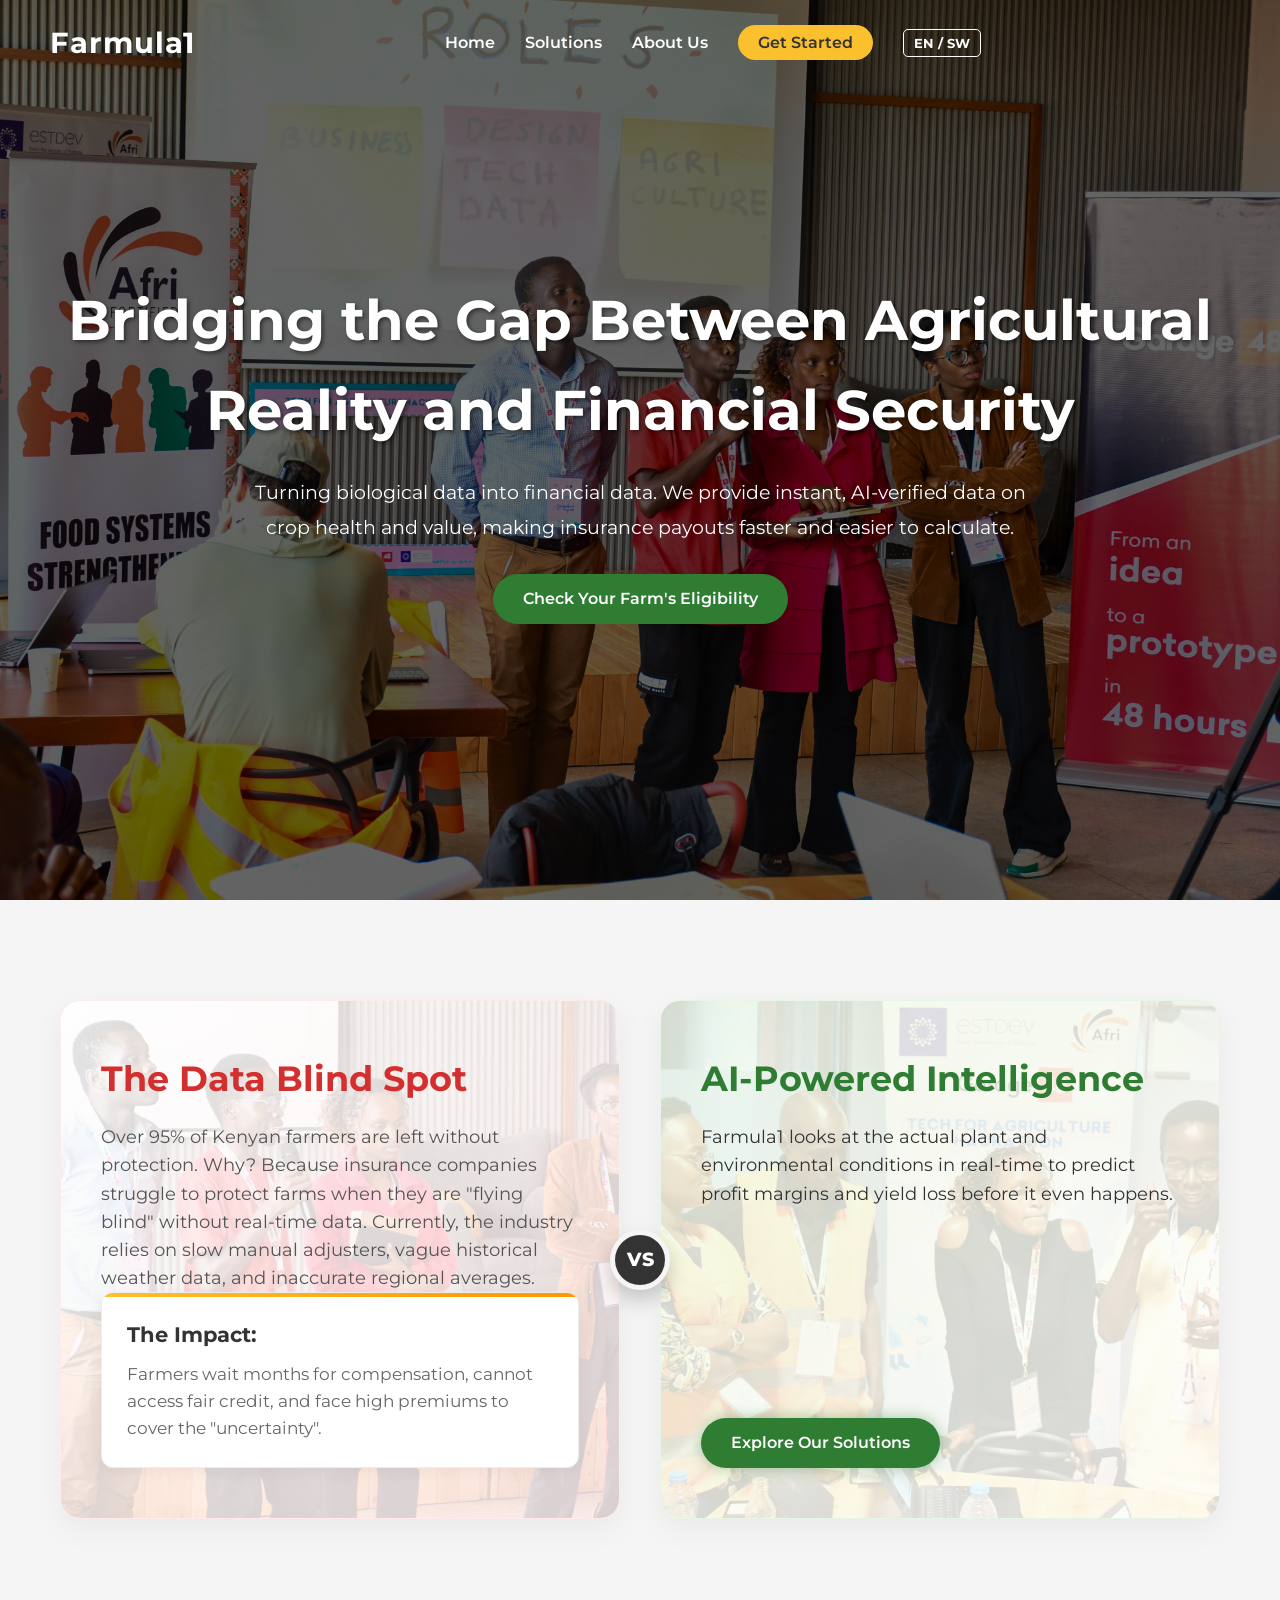
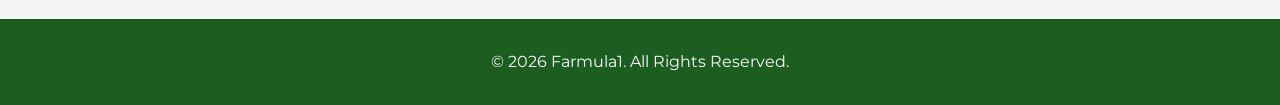
<file: index.html>
<!DOCTYPE html>
<html lang="en">
<head>
    <meta charset="UTF-8">
    <meta name="viewport" content="width=device-width, initial-scale=1.0">
    <title>Farmula1 - Agricultural Intelligence</title>
    <link rel="stylesheet" href="style.css">
    <link href="https://fonts.googleapis.com/css2?family=Montserrat:wght@300;400;600;700&display=swap" rel="stylesheet">
</head>
<body>
    <nav id="navbar">
        <div class="logo">Farmula1</div>
        <ul class="nav-links">
            <li><a href="index.html">Home</a></li>
            <li><a href="solutions.html">Solutions</a></li>
            <li><a href="about.html">About Us</a></li>
            <li><a href="onboarding.html" class="btn-nav">Get Started</a></li>
            <li><button id="lang-toggle" class="lang-btn">EN / SW</button></li>
        </ul>
        <div class="hamburger">
            <span class="bar"></span>
            <span class="bar"></span>
            <span class="bar"></span>
        </div>
    </nav>

    <section id="home" class="parallax section" style="background-image: linear-gradient(rgba(0,0,0,0.6), rgba(0,0,0,0.6)), url('images/DSC_6353.jpg');">
        <div class="content fade-in">
            <h1 data-en="Bridging the Gap Between Agricultural Reality and Financial Security" data-sw="Kuunganisha Pengo Kati ya Uhalisia wa Kilimo na Usalama wa Kifedha">Bridging the Gap Between Agricultural Reality and Financial Security</h1>
            <p data-en="Turning biological data into financial data. We provide instant, AI-verified data on crop health and value, making insurance payouts faster and easier to calculate." data-sw="Kugeuza data ya kibiolojia kuwa data ya kifedha. Tunatoa data ya papo hapo iliyothibitishwa na AI kuhusu afya ya mimea na thamani.">Turning biological data into financial data. We provide instant, AI-verified data on crop health and value, making insurance payouts faster and easier to calculate.</p>
            <a href="onboarding.html" class="cta-btn" data-en="Check Your Farm's Eligibility" data-sw="Angalia Kustahiki kwa Shamba Lako">Check Your Farm's Eligibility</a>
        </div>
    </section>

    <section class="interactive-split-section bg-light">
        <div class="container">
            <div class="split-container fade-in slide-up">
                <!-- Problem Card -->
                <div class="split-card problem-card">
                    <div class="card-image" style="background-image: url('images/DSC_6357.jpg');"></div>
                    <div class="card-content">
                        <h2 data-en="The Data Blind Spot" data-sw="Kipofu cha Data">The Data Blind Spot</h2>
                        <p data-en="Over 95% of Kenyan farmers are left without protection. Why? Because insurance companies struggle to protect farms when they are 'flying blind' without real-time data. Currently, the industry relies on slow manual adjusters, vague historical weather data, and inaccurate regional averages." data-sw="Zaidi ya 95% ya wakulima nchini Kenya wameachwa bila ulinzi. Kwa nini? Kwa sababu makampuni ya bima yanajitahidi kulinda mashamba wakati 'yanaruka upofu' bila data ya wakati halisi.">Over 95% of Kenyan farmers are left without protection. Why? Because insurance companies struggle to protect farms when they are "flying blind" without real-time data. Currently, the industry relies on slow manual adjusters, vague historical weather data, and inaccurate regional averages.</p>
                        
                        <div class="impact-box">
                            <h3 data-en="The Impact:" data-sw="Athari:">The Impact:</h3>
                            <p data-en="Farmers wait months for compensation, cannot access fair credit, and face high premiums to cover the 'uncertainty'." data-sw="Wakulima wanasubiri miezi kadhaa kwa fidia, hawawezi kupata mkopo wa haki, na wanakabiliwa na viwango vya juu vya bima ili kufidia 'kutokuwa na uhakika'.">Farmers wait months for compensation, cannot access fair credit, and face high premiums to cover the "uncertainty".</p>
                        </div>
                    </div>
                </div>

                <!-- Center Badge -->
                <div class="vs-badge">VS</div>

                <!-- Solution Card -->
                <div class="split-card solution-card">
                    <div class="card-image" style="background-image: url('images/DSC_7017.jpg');"></div>
                    <div class="card-content">
                        <h2 data-en="AI-Powered Intelligence" data-sw="Akili Inayoongozwa na AI">AI-Powered Intelligence</h2>
                        <p data-en="Farmula1 looks at the actual plant and environmental conditions in real-time to predict profit margins and yield loss before it even happens." data-sw="Farmula1 inaangalia mimea halisi na hali ya mazingira katika wakati halisi ili kutabiri viwango vya faida na upotezaji wa mavuno kabla hata haijatokea.">Farmula1 looks at the actual plant and environmental conditions in real-time to predict profit margins and yield loss before it even happens.</p>
                        <a href="solutions.html" class="cta-btn glowing-btn" data-en="Explore Our Solutions" data-sw="Gundua Suluhisho Zetu">Explore Our Solutions</a>
                    </div>
                </div>
            </div>
        </div>
    </section>

    <footer>
        <div class="container text-center">
            <p>&copy; 2026 Farmula1. All Rights Reserved.</p>
        </div>
    </footer>

    <script src="script.js"></script>
</body>
</html>
</file>
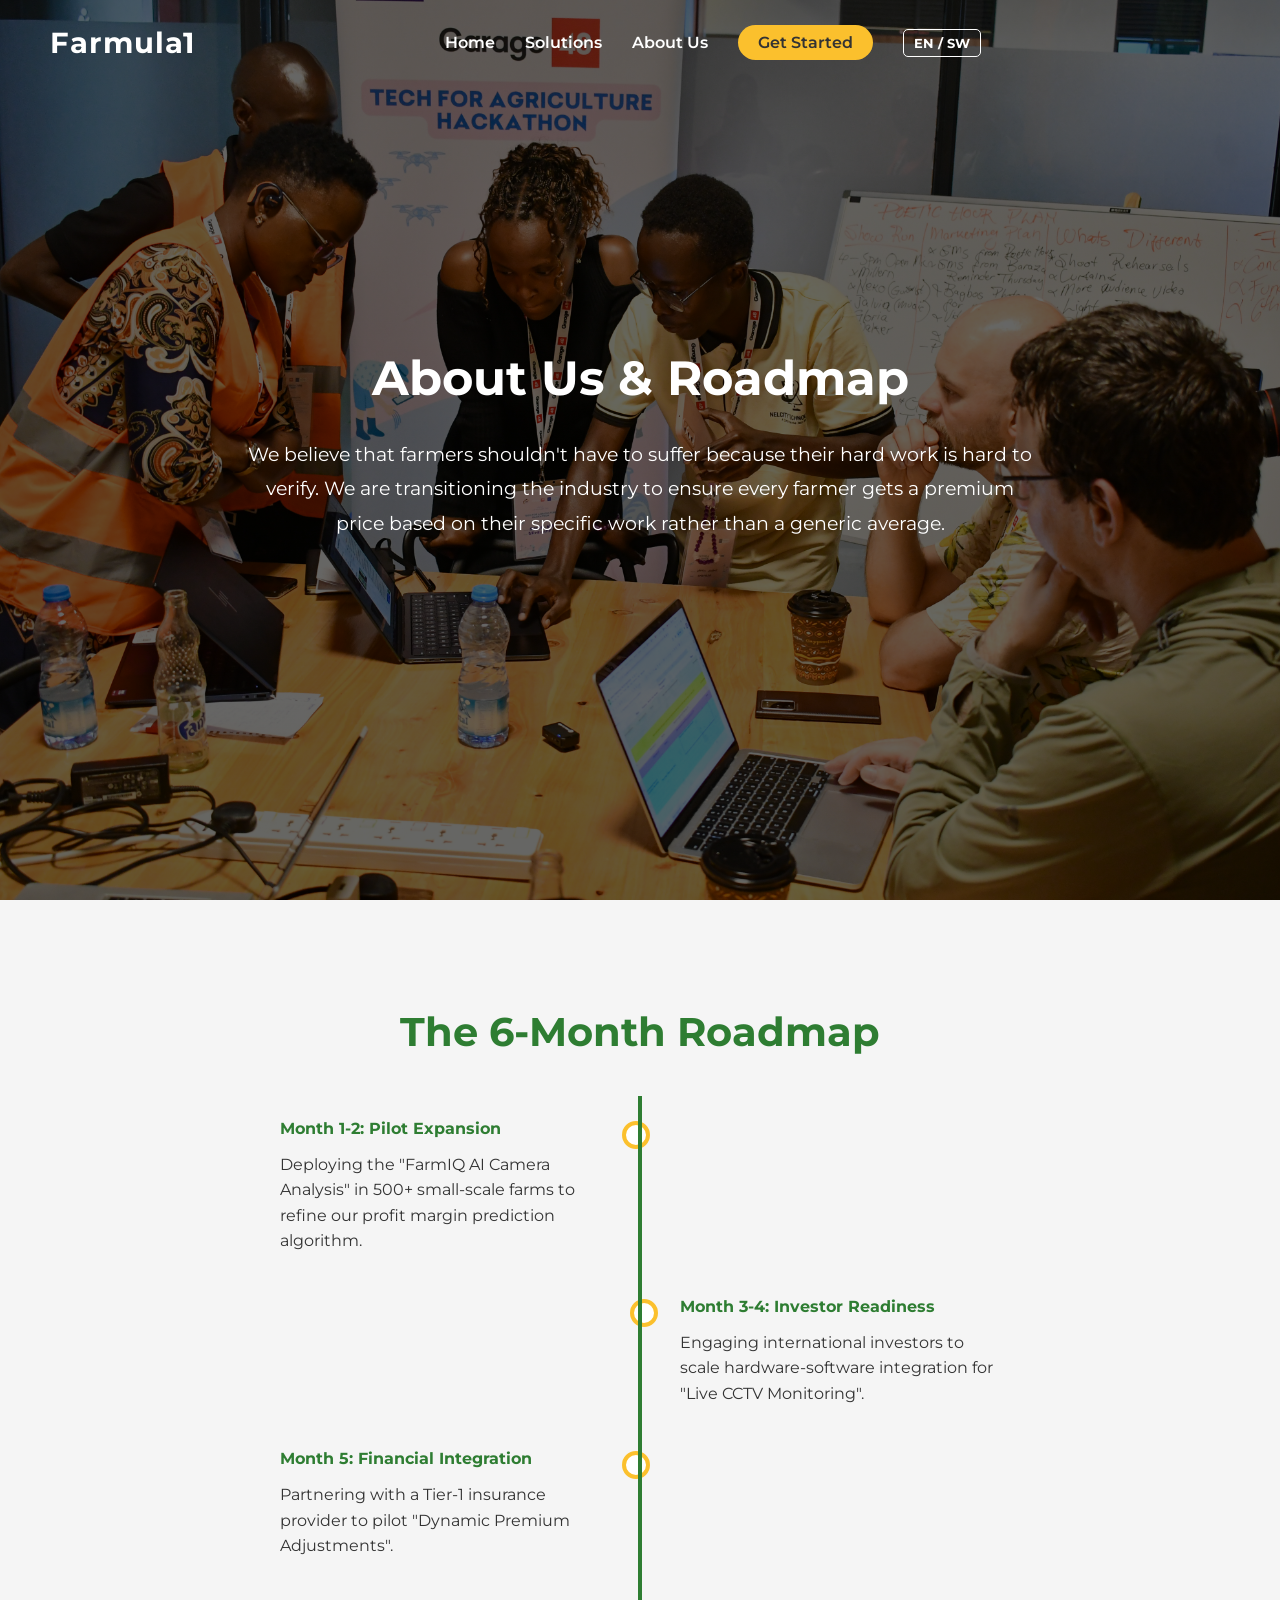
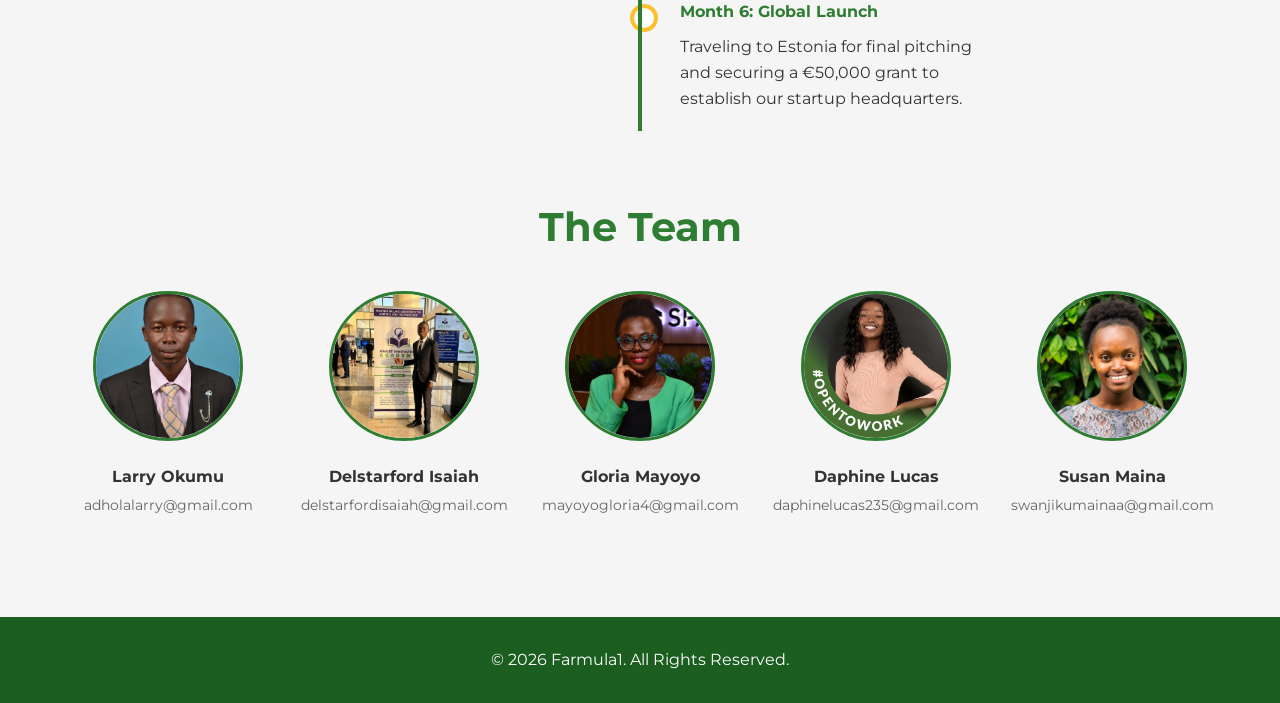
<file: about.html>
<!DOCTYPE html>
<html lang="en">
<head>
    <meta charset="UTF-8">
    <meta name="viewport" content="width=device-width, initial-scale=1.0">
    <title>Farmula1 - About Us</title>
    <link rel="stylesheet" href="style.css">
    <link href="https://fonts.googleapis.com/css2?family=Montserrat:wght@300;400;600;700&display=swap" rel="stylesheet">
</head>
<body>
    <nav id="navbar">
        <div class="logo">Farmula1</div>
        <ul class="nav-links">
            <li><a href="index.html">Home</a></li>
            <li><a href="solutions.html">Solutions</a></li>
            <li><a href="about.html">About Us</a></li>
            <li><a href="onboarding.html" class="btn-nav">Get Started</a></li>
            <li><button id="lang-toggle" class="lang-btn">EN / SW</button></li>
        </ul>
        <div class="hamburger">
            <span class="bar"></span>
            <span class="bar"></span>
            <span class="bar"></span>
        </div>
    </nav>

    <section id="about" class="parallax section" style="background-image: linear-gradient(rgba(0,0,0,0.6), rgba(0,0,0,0.6)), url('images/DSC_7012.jpg');">
        <div class="content fade-in">
            <h2 data-en="About Us & Roadmap" data-sw="Kuhusu Sisi na Ramani ya Njia">About Us & Roadmap</h2>
            <p style="max-width: 800px; margin: 20px auto; font-size: 1.2rem;" data-en="We believe that farmers shouldn't have to suffer because their hard work is hard to verify. We are transitioning the industry to ensure every farmer gets a premium price based on their specific work rather than a generic average." data-sw="Tunaamini kwamba wakulima hawapaswi kuteseka kwa sababu kazi yao ngumu ni ngumu kuthibitisha. Tunabadilisha sekta hii ili kuhakikisha kila mkulima anapata bei nzuri.">We believe that farmers shouldn't have to suffer because their hard work is hard to verify. We are transitioning the industry to ensure every farmer gets a premium price based on their specific work rather than a generic average.</p>
        </div>
    </section>

    <section class="info-section bg-light">
        <div class="container">
            <h2 class="text-center mb-2" data-en="The 6-Month Roadmap" data-sw="Ramani ya Njia ya Miezi 6">The 6-Month Roadmap</h2>
            <div class="timeline">
                <div class="timeline-item fade-in slide-right">
                    <h4>Month 1-2: Pilot Expansion</h4>
                    <p>Deploying the "FarmIQ AI Camera Analysis" in 500+ small-scale farms to refine our profit margin prediction algorithm.</p>
                </div>
                <div class="timeline-item fade-in slide-left">
                    <h4>Month 3-4: Investor Readiness</h4>
                    <p>Engaging international investors to scale hardware-software integration for "Live CCTV Monitoring".</p>
                </div>
                <div class="timeline-item fade-in slide-right">
                    <h4>Month 5: Financial Integration</h4>
                    <p>Partnering with a Tier-1 insurance provider to pilot "Dynamic Premium Adjustments".</p>
                </div>
                <div class="timeline-item fade-in slide-left">
                    <h4>Month 6: Global Launch</h4>
                    <p>Traveling to Estonia for final pitching and securing a €50,000 grant to establish our startup headquarters.</p>
                </div>
            </div>

            <h2 class="text-center mt-4 mb-2" data-en="The Team" data-sw="Timu">The Team</h2>
            <div class="team-grid">
                <div class="team-member fade-in slide-up">
                    <img src="teamimages/larry.png" alt="Larry Okumu" onerror="this.src='https://via.placeholder.com/150'">
                    <h4>Larry Okumu</h4>
                    <p>adholalarry@gmail.com</p>
                </div>
                <div class="team-member fade-in slide-up delay-1">
                    <img src="teamimages/delstarford.jpg" alt="Delstarford Isaiah" onerror="this.src='https://via.placeholder.com/150'">
                    <h4>Delstarford Isaiah</h4>
                    <p>delstarfordisaiah@gmail.com</p>
                </div>
                <div class="team-member fade-in slide-up delay-2">
                    <img src="teamimages/gloria.jpg" alt="Gloria Mayoyo" onerror="this.src='https://via.placeholder.com/150'">
                    <h4>Gloria Mayoyo</h4>
                    <p>mayoyogloria4@gmail.com</p>
                </div>
                <div class="team-member fade-in slide-up">
                    <img src="teamimages/daphine.jpg" alt="Daphine Lucas" onerror="this.src='https://via.placeholder.com/150'">
                    <h4>Daphine Lucas</h4>
                    <p>daphinelucas235@gmail.com</p>
                </div>
                <div class="team-member fade-in slide-up delay-1">
                    <img src="teamimages/susan.jpg" alt="Susan Maina" onerror="this.src='https://via.placeholder.com/150'">
                    <h4>Susan Maina</h4>
                    <p>swanjikumainaa@gmail.com</p>
                </div>
            </div>
        </div>
    </section>

    <footer>
        <div class="container text-center">
            <p>&copy; 2026 Farmula1. All Rights Reserved.</p>
        </div>
    </footer>

    <script src="script.js"></script>
</body>
</html>
</file>
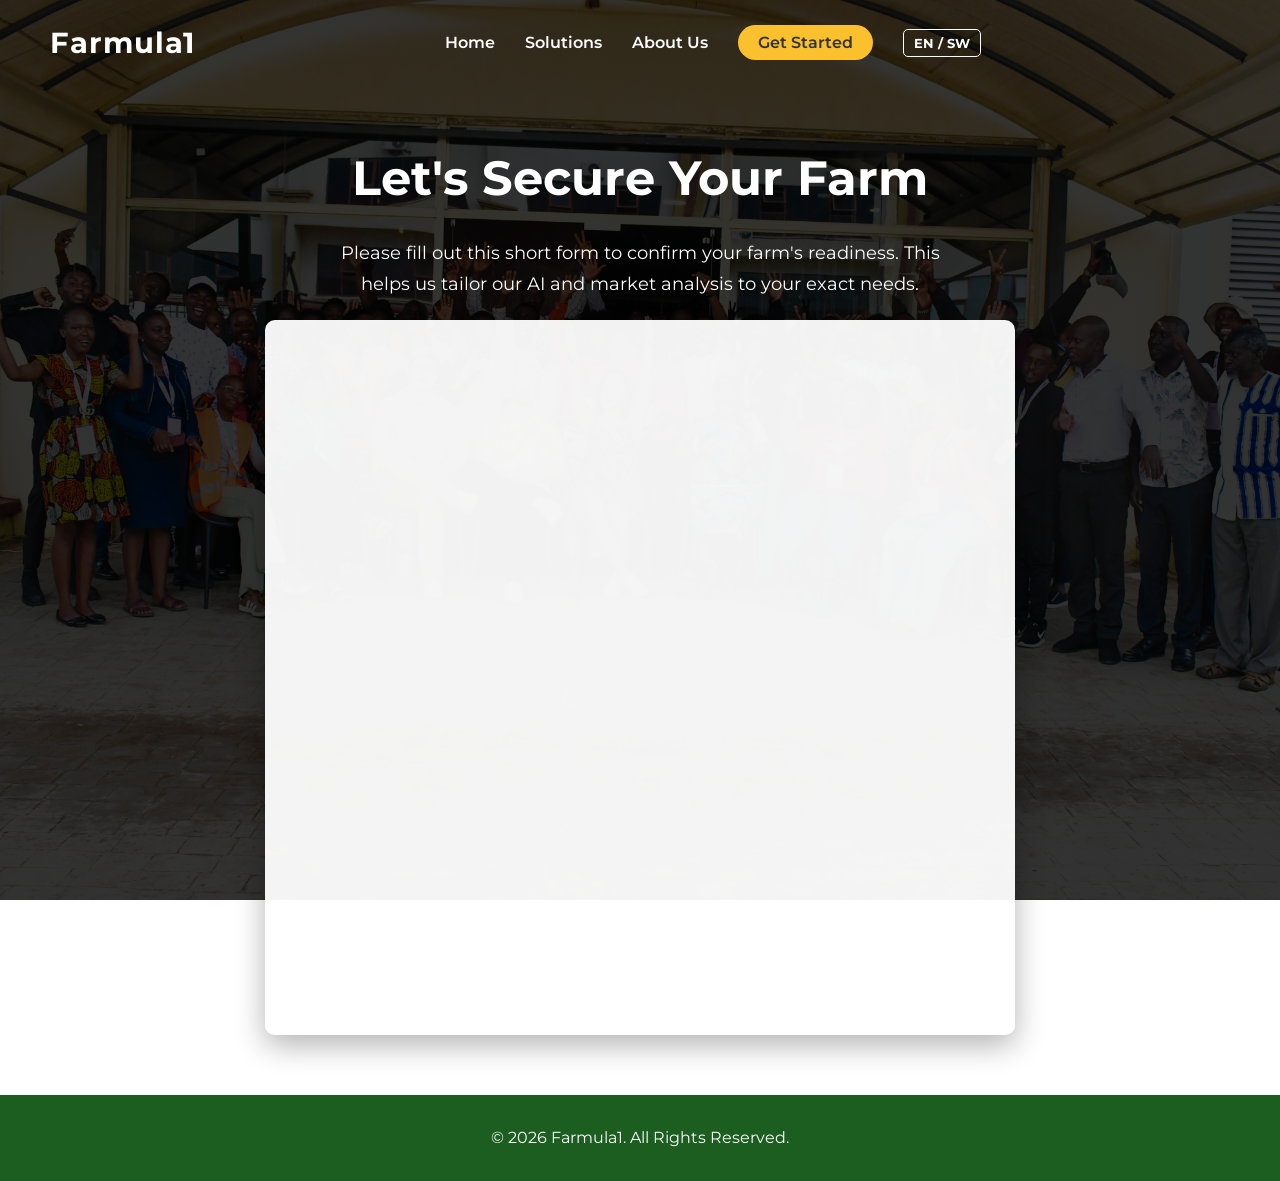
<file: onboarding.html>
<!DOCTYPE html>
<html lang="en">
<head>
    <meta charset="UTF-8">
    <meta name="viewport" content="width=device-width, initial-scale=1.0">
    <title>Farmula1 - Onboarding</title>
    <link rel="stylesheet" href="style.css">
    <link href="https://fonts.googleapis.com/css2?family=Montserrat:wght@300;400;600;700&display=swap" rel="stylesheet">
</head>
<body>
    <nav id="navbar">
        <div class="logo">Farmula1</div>
        <ul class="nav-links">
            <li><a href="index.html">Home</a></li>
            <li><a href="solutions.html">Solutions</a></li>
            <li><a href="about.html">About Us</a></li>
            <li><a href="onboarding.html" class="btn-nav">Get Started</a></li>
            <li><button id="lang-toggle" class="lang-btn">EN / SW</button></li>
        </ul>
        <div class="hamburger">
            <span class="bar"></span>
            <span class="bar"></span>
            <span class="bar"></span>
        </div>
    </nav>

    <section id="onboarding" class="parallax section onboarding-section" style="background-image: linear-gradient(rgba(0,0,0,0.8), rgba(0,0,0,0.8)), url('images/DSC_7078.jpg');">
        <div class="content fade-in">
            <h2 data-en="Let's Secure Your Farm" data-sw="Hebu Tulinde Shamba Lako">Let's Secure Your Farm</h2>
            <p style="max-width: 600px; margin: 20px auto; font-size: 1.1rem;" data-en="Please fill out this short form to confirm your farm's readiness. This helps us tailor our AI and market analysis to your exact needs." data-sw="Tafadhali jaza fomu hii fupi ili kuthibitisha utayari wa shamba lako.">Please fill out this short form to confirm your farm's readiness. This helps us tailor our AI and market analysis to your exact needs.</p>
            <div class="form-container">
                <div class="responsive-iframe-container">
                    <iframe src="https://docs.google.com/forms/d/e/1FAIpQLSf1PHA6oZo98TmlrNFSmjcR3MvMscdTnNoRWh2tN3vfxQ6saw/viewform?embedded=true" width="100%" height="100%" frameborder="0" marginheight="0" marginwidth="0">Loading…</iframe>
                </div>
            </div>
        </div>
    </section>

    <footer>
        <div class="container text-center">
            <p>&copy; 2026 Farmula1. All Rights Reserved.</p>
        </div>
    </footer>

    <script src="script.js"></script>
</body>
</html>
</file>
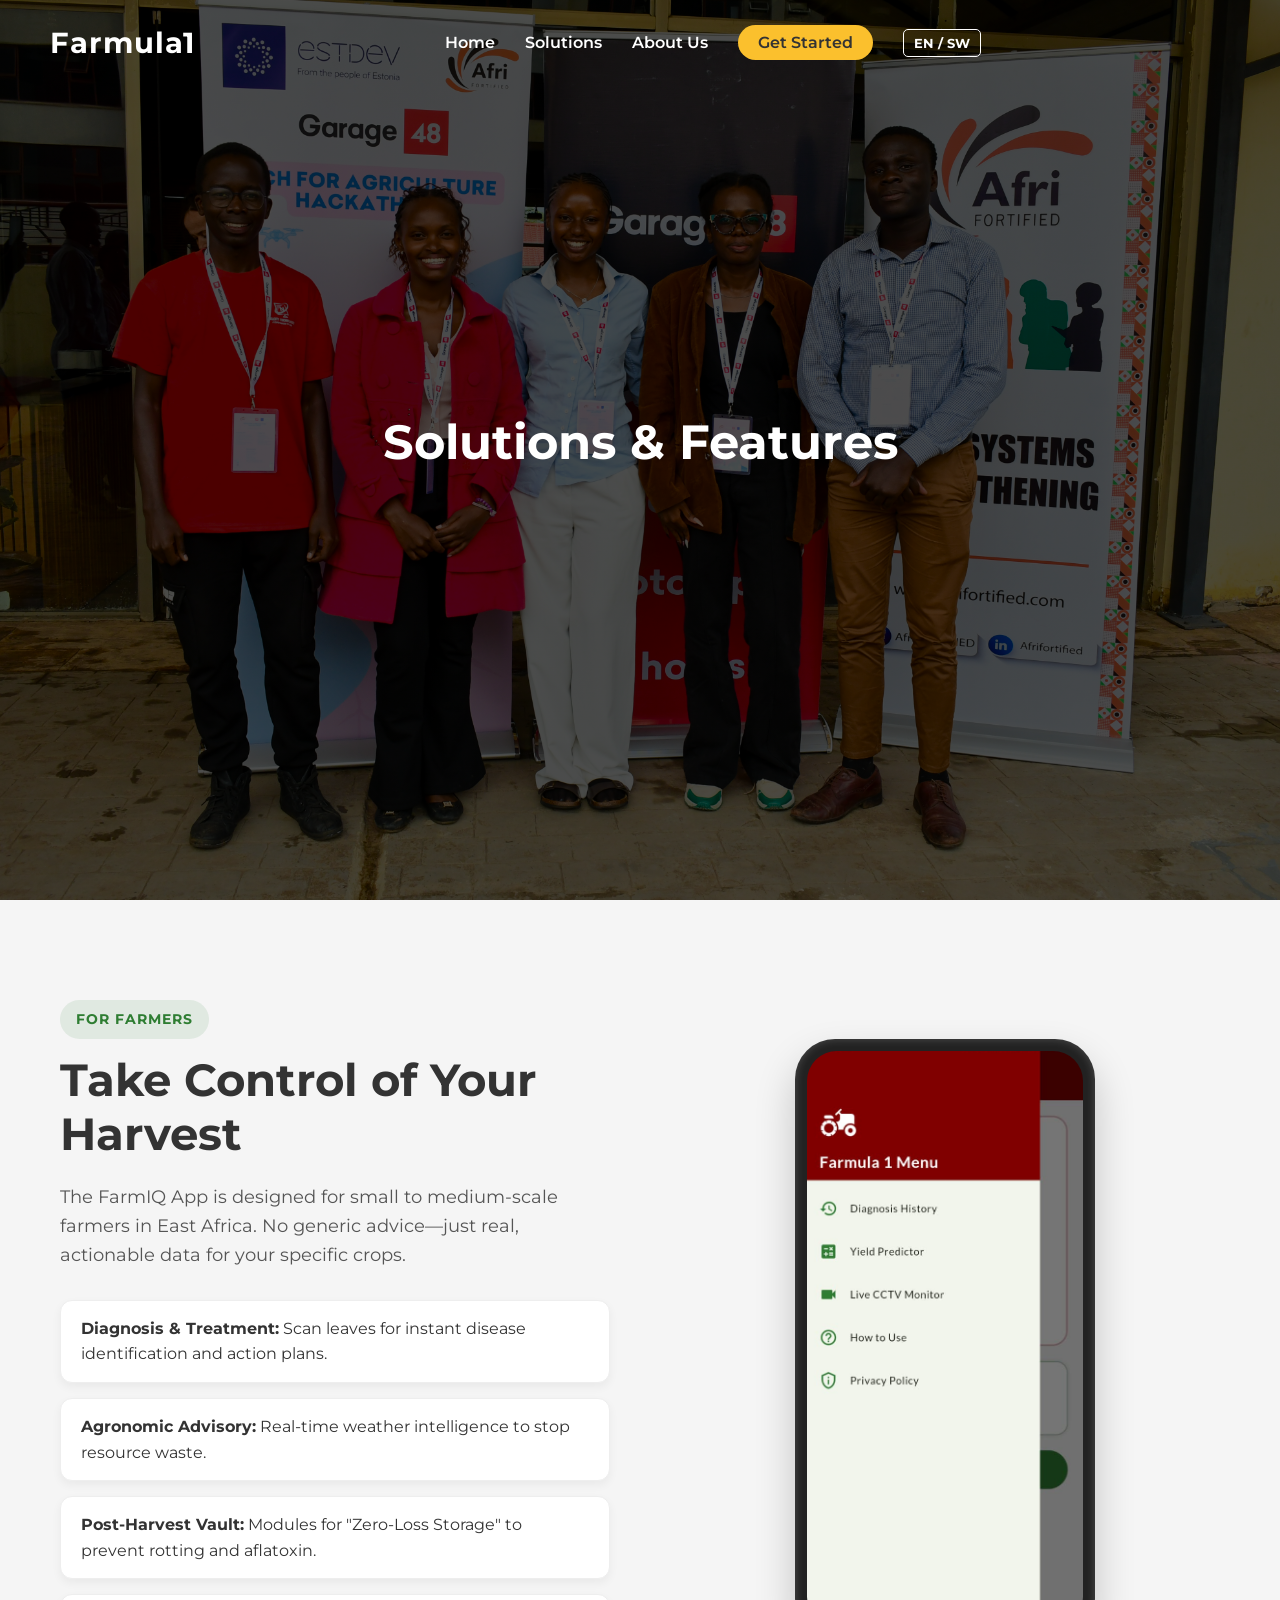
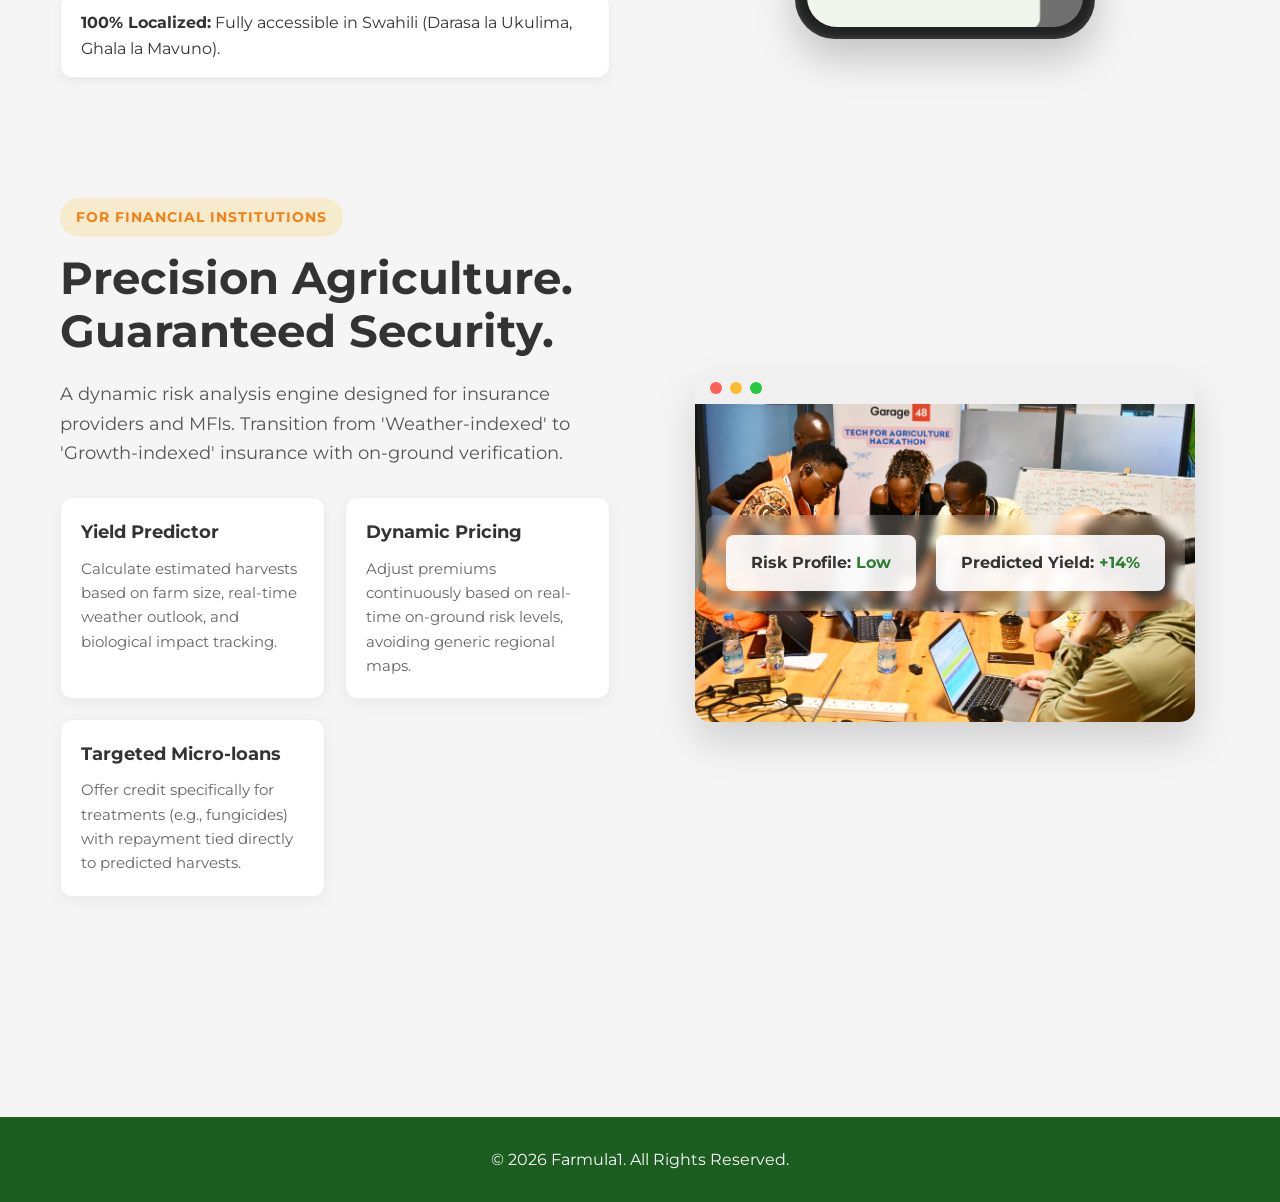
<file: solutions.html>
<!DOCTYPE html>
<html lang="en">
<head>
    <meta charset="UTF-8">
    <meta name="viewport" content="width=device-width, initial-scale=1.0">
    <title>Farmula1 - Solutions</title>
    <link rel="stylesheet" href="style.css">
    <link href="https://fonts.googleapis.com/css2?family=Montserrat:wght@300;400;600;700&display=swap" rel="stylesheet">
</head>
<body>
    <nav id="navbar">
        <div class="logo">Farmula1</div>
        <ul class="nav-links">
            <li><a href="index.html">Home</a></li>
            <li><a href="solutions.html">Solutions</a></li>
            <li><a href="about.html">About Us</a></li>
            <li><a href="onboarding.html" class="btn-nav">Get Started</a></li>
            <li><button id="lang-toggle" class="lang-btn">EN / SW</button></li>
        </ul>
        <div class="hamburger">
            <span class="bar"></span>
            <span class="bar"></span>
            <span class="bar"></span>
        </div>
    </nav>

    <section id="solutions" class="parallax section" style="background-image: linear-gradient(rgba(0,0,0,0.7), rgba(0,0,0,0.7)), url('images/DSC_6711.jpg');">
        <div class="content fade-in">
            <h2 data-en="Solutions & Features" data-sw="Suluhisho na Vipengele">Solutions & Features</h2>
        </div>
    </section>

    <section class="solutions-showcase bg-light">
        <div class="container">
            <!-- Farmer Solution -->
            <div class="showcase-block farmer-block fade-in slide-right">
                <div class="showcase-content">
                    <div class="block-label" data-en="For Farmers" data-sw="Kwa Wakulima">For Farmers</div>
                    <h2 class="showcase-title" data-en="Take Control of Your Harvest" data-sw="Chukua Udhibiti wa Mavuno Yako">Take Control of Your Harvest</h2>
                    <p class="showcase-desc" data-en="The FarmIQ App is designed for small to medium-scale farmers in East Africa. No generic advice—just real, actionable data for your specific crops." data-sw="Programu ya FarmIQ imeundwa kwa wakulima wa kiwango kidogo na cha kati Afrika Mashariki. Hakuna ushauri wa jumla—data halisi kwa mimea yako.">The FarmIQ App is designed for small to medium-scale farmers in East Africa. No generic advice—just real, actionable data for your specific crops.</p>
                    
                    <div class="feature-pills">
                        <div class="feature-pill">
                            <div>
                                <strong>Diagnosis & Treatment:</strong> Scan leaves for instant disease identification and action plans.
                            </div>
                        </div>
                        <div class="feature-pill">
                            <div>
                                <strong>Agronomic Advisory:</strong> Real-time weather intelligence to stop resource waste.
                            </div>
                        </div>
                        <div class="feature-pill">
                            <div>
                                <strong>Post-Harvest Vault:</strong> Modules for "Zero-Loss Storage" to prevent rotting and aflatoxin.
                            </div>
                        </div>
                        <div class="feature-pill">
                            <div>
                                <strong>100% Localized:</strong> Fully accessible in Swahili (Darasa la Ukulima, Ghala la Mavuno).
                            </div>
                        </div>
                    </div>
                </div>
                <div class="showcase-visual">
                    <div class="phone-mockup">
                        <div class="phone-screen" style="background-image: url('appimages/app.jpeg'); background-size: cover; background-position: center;">
                        </div>
                    </div>
                </div>
            </div>

            <!-- Financial Solution -->
            <div class="showcase-block finance-block fade-in slide-left reverse-layout">
                <div class="showcase-visual">
                    <div class="dashboard-mockup">
                        <div class="dash-header">
                            <span class="dot red"></span><span class="dot yellow"></span><span class="dot green"></span>
                        </div>
                        <div class="dash-body" style="background-image: url('images/DSC_7012.jpg'); background-size: cover; background-position: center; position: relative;">
                            <div class="dash-overlay">
                                <div class="stat-card">Risk Profile: <span style="color: #2e7d32;">Low</span></div>
                                <div class="stat-card">Predicted Yield: <span style="color: #2e7d32;">+14%</span></div>
                            </div>
                        </div>
                    </div>
                </div>
                <div class="showcase-content">
                    <div class="block-label finance-label" data-en="For Financial Institutions" data-sw="Kwa Taasisi za Kifedha">For Financial Institutions</div>
                    <h2 class="showcase-title" data-en="Precision Agriculture. Guaranteed Security." data-sw="Kilimo Sahihi. Usalama Uliohakikishwa.">Precision Agriculture. Guaranteed Security.</h2>
                    <p class="showcase-desc" data-en="A dynamic risk analysis engine designed for insurance providers and MFIs. Transition from 'Weather-indexed' to 'Growth-indexed' insurance with on-ground verification." data-sw="Injini ya uchambuzi wa hatari inayobadilika iliyoundwa kwa watoa bima na MFIs. Mpito kwa bima ya 'kielelezo cha ukuaji'.">A dynamic risk analysis engine designed for insurance providers and MFIs. Transition from 'Weather-indexed' to 'Growth-indexed' insurance with on-ground verification.</p>
                    
                    <div class="feature-grid">
                        <div class="feature-box">
                            <h4>Yield Predictor</h4>
                            <p>Calculate estimated harvests based on farm size, real-time weather outlook, and biological impact tracking.</p>
                        </div>
                        <div class="feature-box">
                            <h4>Dynamic Pricing</h4>
                            <p>Adjust premiums continuously based on real-time on-ground risk levels, avoiding generic regional maps.</p>
                        </div>
                        <div class="feature-box">
                            <h4>Targeted Micro-loans</h4>
                            <p>Offer credit specifically for treatments (e.g., fungicides) with repayment tied directly to predicted harvests.</p>
                        </div>
                    </div>
                </div>
            </div>
        </div>
    </section>

    <footer>
        <div class="container text-center">
            <p>&copy; 2026 Farmula1. All Rights Reserved.</p>
        </div>
    </footer>

    <script src="script.js"></script>
</body>
</html>
</file>
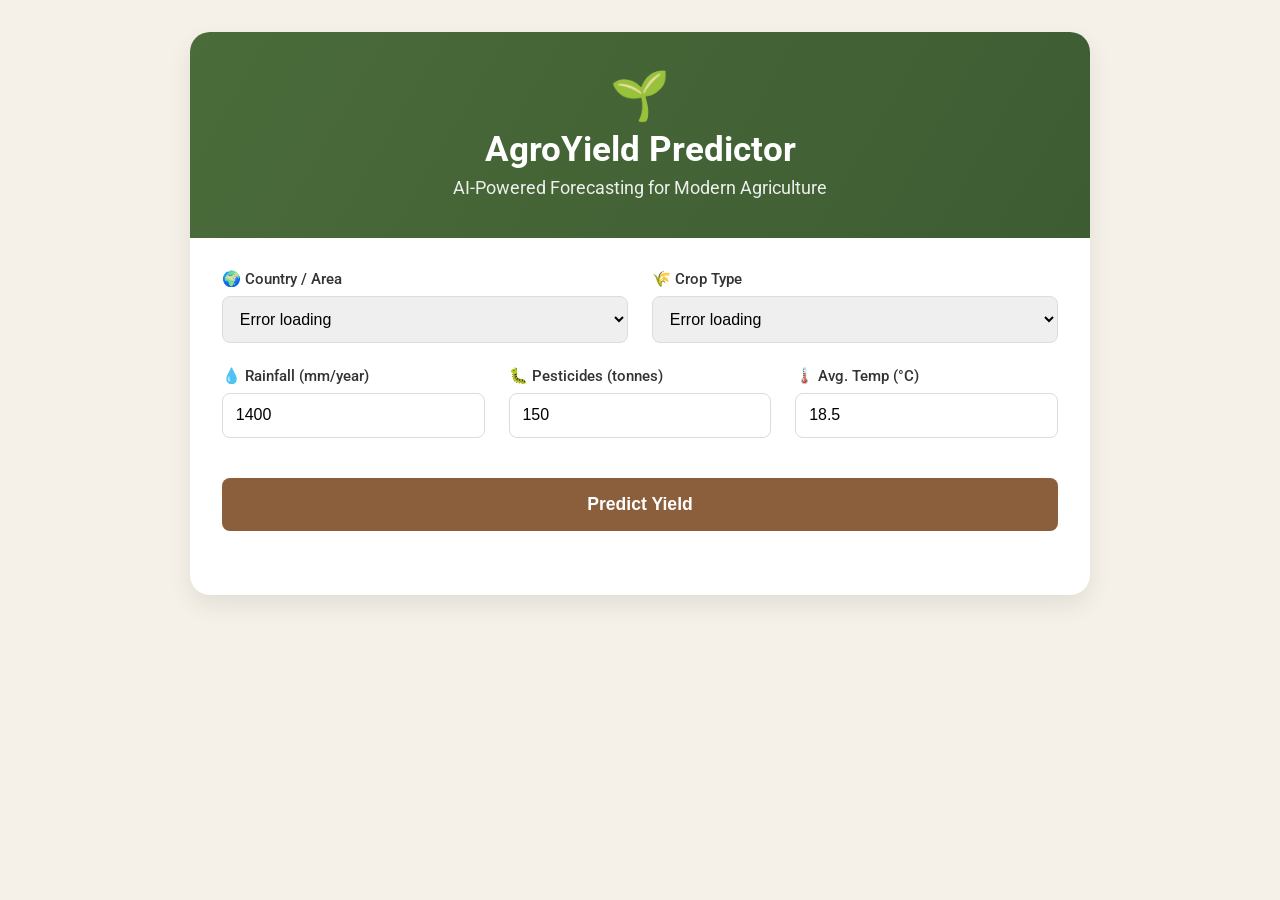
<file: FARMIQ/prediction.html>
<!DOCTYPE html>
<html lang="en">
<head>
    <meta charset="UTF-8">
    <meta name="viewport" content="width=device-width, initial-scale=1.0">
    <title>AgroYield Predictor</title>
    <link rel="preconnect" href="https://fonts.googleapis.com">
    <link rel="preconnect" href="https://fonts.gstatic.com" crossorigin>
    <link href="https://fonts.googleapis.com/css2?family=Roboto:wght@400;500;700&display=swap" rel="stylesheet">
    
    <!-- Embedded CSS Styling -->
    <style>
        :root {
            --primary-green: #4A6B3A;
            --dark-green: #3E5C32;
            --primary-brown: #8B5E3C;
            --background-color: #F5F1E9; /* Earthy beige background */
            --card-bg: #FFFFFF;
            --text-color: #333333;
            --border-color: #DCDCDC;
            --shadow: 0 10px 25px rgba(0, 0, 0, 0.08);
        }

        * {
            margin: 0;
            padding: 0;
            box-sizing: border-box;
        }

        body {
            font-family: 'Roboto', sans-serif;
            background-color: var(--background-color);
            color: var(--text-color);
            padding: 2rem;
            display: flex;
            justify-content: center;
            align-items: flex-start;
            min-height: 100vh;
        }

        .container {
            width: 100%;
            max-width: 900px;
            background: var(--card-bg);
            border-radius: 20px;
            box-shadow: var(--shadow);
            overflow: hidden;
        }

        .header {
            background: linear-gradient(120deg, var(--primary-green), var(--dark-green));
            color: white;
            padding: 2.5rem 2rem;
            text-align: center;
        }

        .header-icon {
            font-size: 3rem;
            line-height: 1;
            margin-bottom: 0.5rem;
        }

        .header h1 {
            font-size: 2.2rem;
            font-weight: 700;
            margin-bottom: 0.5rem;
        }

        .header p {
            font-size: 1.1rem;
            opacity: 0.9;
        }

        .main-content {
            padding: 2rem;
        }

        .form-grid {
            display: grid;
            grid-template-columns: repeat(auto-fit, minmax(200px, 1fr));
            gap: 1.5rem;
            margin-bottom: 1.5rem;
        }

        .form-group label {
            display: block;
            font-weight: 500;
            margin-bottom: 0.5rem;
            font-size: 0.95rem;
        }

        .form-group input,
        .form-group select {
            width: 100%;
            padding: 0.8rem;
            font-size: 1rem;
            border: 1px solid var(--border-color);
            border-radius: 8px;
            transition: all 0.2s ease;
        }

        .form-group input:focus,
        .form-group select:focus {
            outline: none;
            border-color: var(--primary-green);
            box-shadow: 0 0 0 3px rgba(74, 107, 58, 0.2);
        }

        .btn-predict {
            width: 100%;
            padding: 1rem;
            font-size: 1.1rem;
            font-weight: 700;
            color: white;
            background-color: var(--primary-brown);
            border: none;
            border-radius: 8px;
            cursor: pointer;
            transition: background-color 0.2s ease, transform 0.1s ease;
            margin-top: 1rem;
        }

        .btn-predict:hover {
            background-color: #6a4529; /* Darker brown on hover */
        }
        
        .btn-predict:active {
            transform: translateY(1px);
        }

        .btn-predict:disabled {
            background-color: #cccccc;
            cursor: not-allowed;
        }

        .loading-overlay {
            display: none;
            text-align: center;
            padding: 2rem;
        }

        .spinner {
            width: 40px;
            height: 40px;
            border: 4px solid var(--border-color);
            border-top: 4px solid var(--primary-green);
            border-radius: 50%;
            animation: spin 1s linear infinite;
            margin: 0 auto 1rem;
        }

        @keyframes spin {
            0% { transform: rotate(0deg); }
            100% { transform: rotate(360deg); }
        }

        .result-container {
            margin-top: 2rem;
            animation: fadeIn 0.5s ease-in-out;
        }

        @keyframes fadeIn {
            from { opacity: 0; transform: translateY(10px); }
            to { opacity: 1; transform: translateY(0); }
        }
        
        /* These styles will apply to content added by script.js */
        .result-header {
            text-align: center;
            margin-bottom: 2rem;
        }
        
        .result-header h2 {
            font-weight: 500;
        }

        .prediction-display {
            background-color: #f1ffd5; /* Light green background */
            border-left: 5px solid var(--primary-green);
            padding: 1.5rem;
            border-radius: 12px;
            text-align: center;
            margin-bottom: 2rem;
        }

        .prediction-display .value {
            font-size: 2.5rem;
            font-weight: 700;
            color: var(--dark-green);
        }

        .prediction-display .unit {
            font-size: 1rem;
            color: #666;
            margin-top: 0.25rem;
        }

        .charts-section h3 {
            text-align: center;
            font-size: 1.5rem;
            margin-bottom: 1.5rem;
            color: var(--primary-brown);
        }

        .chart-grid {
            display: grid;
            grid-template-columns: 1fr;
            gap: 2rem;
        }
        
        .chart-item {
            background: var(--card-bg);
            border: 1px solid var(--border-color);
            border-radius: 12px;
            padding: 1rem;
            box-shadow: 0 4px 12px rgba(0,0,0,0.05);
        }

        .chart-title {
            text-align: center;
            font-weight: 500;
            margin-bottom: 1rem;
        }
        
        .chart-image {
            width: 100%;
            height: auto;
            border-radius: 8px;
        }
    </style>
</head>
<body>
    <div class="container">
        <header class="header">
            <div class="header-icon">🌱</div>
            <h1>AgroYield Predictor</h1>
            <p>AI-Powered Forecasting for Modern Agriculture</p>
        </header>

        <main class="main-content">
            <form id="predictionForm">
                <div class="form-grid">
                    <div class="form-group">
                        <label for="area">🌍 Country / Area</label>
                        <select id="area" required>
                            <option value="">Loading areas...</option>
                        </select>
                    </div>

                    <div class="form-group">
                        <label for="item">🌾 Crop Type</label>
                        <select id="item" required>
                            <option value="">Loading crops...</option>
                        </select>
                    </div>
                </div>

                <div class="form-grid">
                    <div class="form-group">
                        <label for="rainfall">💧 Rainfall (mm/year)</label>
                        <input type="number" id="rainfall" value="1400" required>
                    </div>

                    <div class="form-group">
                        <label for="pesticides">🐛 Pesticides (tonnes)</label>
                        <input type="number" id="pesticides" value="150" required>
                    </div>

                    <div class="form-group">
                        <label for="temperature">🌡️ Avg. Temp (°C)</label>
                        <input type="number" id="temperature" value="18.5" step="0.1" required>
                    </div>
                </div>
                 <input type="hidden" id="year" value="2025">

                <button type="submit" class="btn-predict" id="predictBtn">
                    Predict Yield
                </button>
            </form>

            <div class="loading-overlay" id="loading">
                <div class="spinner"></div>
                <p>Running model and generating charts...</p>
            </div>

            <div class="result-container" id="resultContainer">
                <!-- Results will be dynamically injected here by script.js -->
            </div>
        </main>
    </div>

    <script src="script.js"></script>
</body>
</html>
</file>
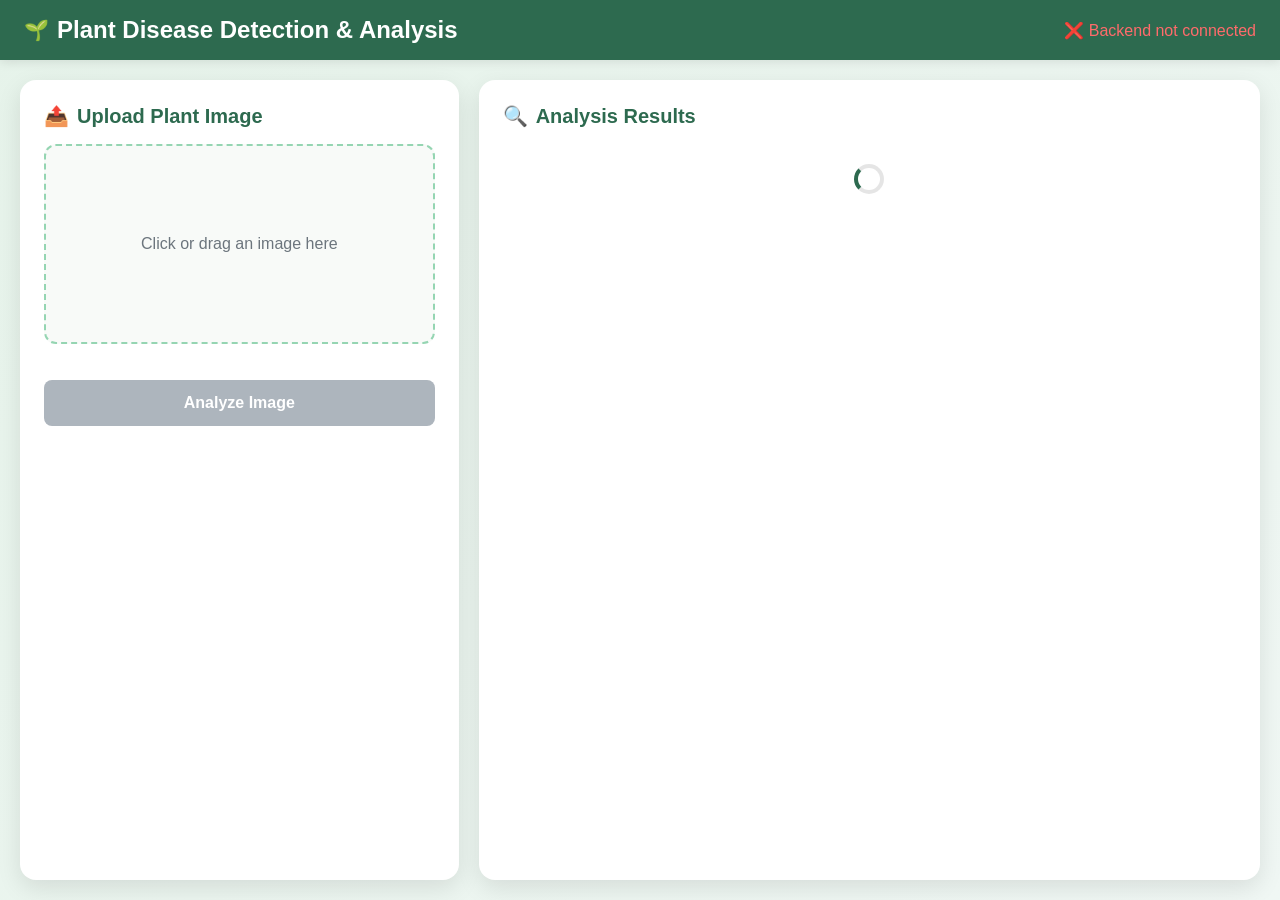
<file: FARMIQ/test.html>
<!DOCTYPE html>
<html lang="en">
<head>
  <meta charset="UTF-8">
  <meta name="viewport" content="width=device-width, initial-scale=1.0">
  <title>Plant Disease Detection</title>
  <style>
    * {
      box-sizing: border-box;
      margin: 0;
      padding: 0;
    }

    body {
      font-family: 'Segoe UI', Arial, sans-serif;
      background: linear-gradient(135deg, #e6f3ea 0%, #f0f7f4 100%);
      min-height: 100vh;
      padding: 0;
      overflow-x: hidden;
    }

    .dashboard {
      display: flex;
      flex-direction: column;
      min-height: 100vh;
      width: 100%;
    }

    .header {
      background: #2d6a4f;
      color: white;
      padding: 16px 24px;
      box-shadow: 0 2px 10px rgba(0, 0, 0, 0.1);
      display: flex;
      justify-content: space-between;
      align-items: center;
    }

    .header h1 {
      font-size: 24px;
      display: flex;
      align-items: center;
      gap: 8px;
    }

    .main-content {
      display: flex;
      flex: 1;
      padding: 20px;
      gap: 20px;
    }

    .upload-section {
      flex: 1;
      background: white;
      border-radius: 16px;
      box-shadow: 0 8px 24px rgba(0, 0, 0, 0.1);
      padding: 24px;
      display: flex;
      flex-direction: column;
    }

    .analysis-section {
      flex: 2;
      display: flex;
      flex-direction: column;
      gap: 20px;
    }

    .results-panel {
      background: white;
      border-radius: 16px;
      box-shadow: 0 8px 24px rgba(0, 0, 0, 0.1);
      padding: 24px;
      flex: 1;
      overflow-y: auto;
    }

    .file-upload {
      position: relative;
      width: 100%;
      height: 200px;
      border: 2px dashed #95d5b2;
      border-radius: 12px;
      display: flex;
      align-items: center;
      justify-content: center;
      background: #f8faf8;
      margin-bottom: 20px;
      cursor: pointer;
      transition: border-color 0.3s;
    }

    .file-upload:hover {
      border-color: #40916c;
    }

    .file-upload input[type="file"] {
      position: absolute;
      width: 100%;
      height: 100%;
      opacity: 0;
      cursor: pointer;
    }

    .file-upload label {
      color: #6c757d;
      font-size: 16px;
      pointer-events: none;
    }

    #preview {
      width: 100%;
      max-height: 300px;
      object-fit: contain;
      border-radius: 12px;
      margin-top: 16px;
      display: none;
      border: 1px solid #e9ecef;
    }

    button {
      padding: 14px;
      background: #2d6a4f;
      color: white;
      border: none;
      border-radius: 8px;
      font-size: 16px;
      font-weight: 600;
      cursor: pointer;
      transition: background 0.3s;
      margin-top: 16px;
    }

    button:hover:not(:disabled) {
      background: #1b4332;
    }

    button:disabled {
      background: #adb5bd;
      cursor: not-allowed;
    }

    .section-title {
      color: #2d6a4f;
      font-size: 20px;
      margin-bottom: 16px;
      display: flex;
      align-items: center;
      gap: 8px;
    }

    .result-item {
      margin-bottom: 20px;
      padding-bottom: 16px;
      border-bottom: 1px solid #e9ecef;
    }

    .result-item:last-child {
      border-bottom: none;
    }

    .result-header {
      font-weight: 600;
      font-size: 18px;
      margin-bottom: 12px;
      display: flex;
      align-items: center;
      gap: 8px;
    }

    .result-detail {
      font-size: 16px;
      color: #343a40;
      margin-bottom: 8px;
      display: flex;
      align-items: center;
      gap: 8px;
    }

    .result-detail:last-child {
      margin-bottom: 0;
    }

    .emoji {
      font-size: 20px;
    }

    .confidence-bar {
      width: 100%;
      height: 8px;
      background: #e9ecef;
      border-radius: 4px;
      overflow: hidden;
      margin-top: 8px;
    }

    .confidence-fill {
      height: 100%;
      background: #2d6a4f;
      transition: width 0.5s ease-in-out;
    }

    .treatment-list {
      margin-top: 16px;
    }

    .treatment-item {
      padding: 12px;
      background: #f8f9fa;
      border-radius: 8px;
      margin-bottom: 8px;
      display: flex;
      align-items: center;
      gap: 8px;
    }

    .stats-grid {
      display: grid;
      grid-template-columns: repeat(2, 1fr);
      gap: 16px;
      margin-top: 16px;
    }

    .stat-card {
      background: #f8f9fa;
      padding: 16px;
      border-radius: 8px;
      text-align: center;
    }

    .stat-value {
      font-size: 24px;
      font-weight: bold;
      color: #2d6a4f;
      margin-bottom: 4px;
    }

    .stat-label {
      font-size: 14px;
      color: #6c757d;
    }

    .loading {
      display: flex;
      justify-content: center;
      align-items: center;
      padding: 20px;
    }

    .spinner {
      border: 4px solid rgba(0, 0, 0, 0.1);
      border-left-color: #2d6a4f;
      border-radius: 50%;
      width: 30px;
      height: 30px;
      animation: spin 1s linear infinite;
    }

    @keyframes spin {
      to {
        transform: rotate(360deg);
      }
    }

    @media (max-width: 768px) {
      .main-content {
        flex-direction: column;
      }
      
      .stats-grid {
        grid-template-columns: 1fr;
      }
    }
  </style>
</head>
<body>
  <div class="dashboard">
    <div class="header">
      <h1><span class="emoji">🌱</span> Plant Disease Detection & Analysis</h1>
      <div id="connection-status" class="connection-status"></div>
    </div>

    <div class="main-content">
      <div class="upload-section">
        <h2 class="section-title"><span class="emoji">📤</span> Upload Plant Image</h2>
        
        <div class="file-upload">
          <input type="file" id="fileInput" accept="image/*">
          <label>Click or drag an image here</label>
        </div>
        <img id="preview" alt="Image preview"/>
        
        <button id="uploadBtn" disabled>Analyze Image</button>
      </div>

      <div class="analysis-section">
        <div class="results-panel">
          <h2 class="section-title"><span class="emoji">🔍</span> Analysis Results</h2>
          <div id="results-container">
            <div class="loading">
              <div class="spinner"></div>
            </div>
          </div>
        </div>
      </div>
    </div>
  </div>

  <script>
    const API_URL = "http://127.0.0.1:5000/upload";
    const fileInput = document.getElementById("fileInput");
    const preview = document.getElementById("preview");
    const uploadBtn = document.getElementById("uploadBtn");
    const resultsContainer = document.getElementById("results-container");
    const connectionStatus = document.getElementById("connection-status");

    let selectedFile = null;
    let analysisResults = null;

    // Show preview when image is selected
    fileInput.addEventListener("change", () => {
      const file = fileInput.files[0];
      if (file) {
        selectedFile = file;
        preview.src = URL.createObjectURL(file);
        preview.style.display = "block";
        uploadBtn.disabled = false;
        clearResults();
      }
    });

    // Send file to backend for analysis
    uploadBtn.addEventListener("click", async () => {
      if (!selectedFile) return;

      showLoading();
      uploadBtn.disabled = true;
      uploadBtn.textContent = "Analyzing...";

      const formData = new FormData();
      formData.append("file", selectedFile);

      try {
        const response = await fetch(API_URL, {
          method: "POST",
          body: formData
        });

        const responseText = await response.text();
        let data;
        try {
          data = JSON.parse(responseText);
        } catch {
          throw new Error("Invalid response from server");
        }

        if (!response.ok) {
          throw new Error(data.error || `Server error: ${response.status}`);
        }

        analysisResults = data;
        displayResults(data);

      } catch (error) {
        console.error("Error:", error);
        showError(`<div class="result-header"><span class="emoji">❌</span> Error</div><div class="result-detail">${error.message}</div>`);
      } finally {
        uploadBtn.disabled = false;
        uploadBtn.textContent = "Analyze Image";
      }
    });

    function displayResults(data) {
      let resultsHTML = "";
      
      // Disease identification
      if (data.class || data.class_name || data.prediction) {
        const disease = data.class || data.class_name || data.prediction;
        resultsHTML += `
          <div class="result-item">
            <div class="result-header"><span class="emoji">🌿</span> Disease Identification</div>
            <div class="result-detail">Detected: ${disease}</div>
            ${data.confidence ? `
              <div class="result-detail">
                <span class="emoji">📊</span> Confidence: 
                <div class="confidence-bar">
                  <div class="confidence-fill" style="width: ${getConfidencePercentage(data.confidence)}%"></div>
                </div>
                ${getConfidencePercentage(data.confidence)}%
              </div>
            ` : ''}
          </div>
        `;
      }
      
      // Plant health metrics
      resultsHTML += `
        <div class="result-item">
          <div class="result-header"><span class="emoji">❤️</span> Plant Health Metrics</div>
          <div class="stats-grid">
            <div class="stat-card">
              <div class="stat-value">${getRandomValue(65, 95)}%</div>
              <div class="stat-label">Health Score</div>
            </div>
            <div class="stat-card">
              <div class="stat-value">${getRandomValue(3, 9)}/10</div>
              <div class="stat-label">Severity</div>
            </div>
            <div class="stat-card">
              <div class="stat-value">${getRandomValue(2, 6)}</div>
              <div class="stat-label">Affected Areas</div>
            </div>
            <div class="stat-card">
              <div class="stat-value">${getRandomValue(70, 95)}%</div>
              <div class="stat-label">Recovery Potential</div>
            </div>
          </div>
        </div>
      `;
      
      // Environmental factors
      resultsHTML += `
        <div class="result-item">
          <div class="result-header"><span class="emoji">🌡️</span> Environmental Factors</div>
          <div class="result-detail"><span class="emoji">💧</span> Moisture Level: ${getRandomValue(30, 80)}%</div>
          <div class="result-detail"><span class="emoji">☀️</span> Light Exposure: ${getRandomValue(50, 90)}%</div>
          <div class="result-detail"><span class="emoji">🌱</span> Nutrient Balance: ${getRandomValue(60, 95)}%</div>
        </div>
      `;
      
      // Recommended actions
      resultsHTML += `
        <div class="result-item">
          <div class="result-header"><span class="emoji">✅</span> Immediate Actions</div>
          <div class="result-detail"><span class="emoji">🔍</span> Isolate affected plant if possible</div>
          <div class="result-detail"><span class="emoji">💧</span> Adjust watering to avoid leaf wetness</div>
          <div class="result-detail"><span class="emoji">✂️</span> Remove severely affected leaves</div>
          <div class="result-detail"><span class="emoji">🌿</span> Apply recommended treatment</div>
        </div>
      `;
      
      resultsContainer.innerHTML = resultsHTML;
    }

    function getConfidencePercentage(confidence) {
      let conf = parseFloat(confidence);
      if (confidence > 100) {
        conf = confidence / 100;
      } else if (confidence <= 1) {
        conf = confidence * 100;
      }
      return Math.min(conf, 100).toFixed(1);
    }

    function getRandomValue(min, max) {
      return Math.floor(Math.random() * (max - min + 1)) + min;
    }

    function showLoading() {
      resultsContainer.innerHTML = `
        <div class="loading">
          <div class="spinner"></div>
          <div style="margin-left: 16px;">Analyzing plant health...</div>
        </div>
      `;
    }

    function showError(message) {
      resultsContainer.innerHTML = `
        <div class="result-item">
          ${message}
        </div>
      `;
    }

    function clearResults() {
      resultsContainer.innerHTML = `
        <div class="result-detail">Upload an image to see analysis results</div>
      `;
      analysisResults = null;
    }

    // Test backend connection
    window.addEventListener('load', async () => {
      try {
        const response = await fetch('http://127.0.0.1:5000/health');
        if (!response.ok) {
          connectionStatus.innerHTML = '<span style="color: #ffcc00;">⚠️ Backend not connected</span>';
        } else {
          connectionStatus.innerHTML = '<span style="color: #90ee90;">✅ Backend connected</span>';
        }
      } catch {
        connectionStatus.innerHTML = '<span style="color: #ff6b6b;">❌ Backend not connected</span>';
      }
    });
  </script>
</body>
</html>
</file>
<file: style.css>
:root {
    --primary-color: #2e7d32;
    --primary-dark: #1b5e20;
    --secondary-color: #fbc02d;
    --text-dark: #333;
    --text-light: #fff;
    --bg-light: #f5f5f5;
    --transition: all 0.3s ease;
}

* {
    margin: 0;
    padding: 0;
    box-sizing: border-box;
}

body {
    font-family: 'Montserrat', sans-serif;
    line-height: 1.6;
    color: var(--text-dark);
    overflow-x: hidden;
}

html {
    scroll-behavior: smooth;
}

/* Typography */
h1, h2, h3, h4 {
    margin-bottom: 1rem;
    font-weight: 700;
}

h1 { font-size: 3rem; }
h2 { font-size: 2.5rem; color: var(--primary-color); }
h3 { font-size: 1.5rem; }

.text-center { text-align: center; }
.mb-2 { margin-bottom: 2rem; }
.mt-4 { margin-top: 4rem; }

/* Utilities */
.container {
    max-width: 1200px;
    margin: 0 auto;
    padding: 0 20px;
}

.bg-light { background-color: var(--bg-light); }

.grid-2 {
    display: grid;
    grid-template-columns: 1fr 1fr;
    gap: 3rem;
}

/* Buttons */
.cta-btn, .cta-btn-outline {
    display: inline-block;
    padding: 12px 30px;
    border-radius: 30px;
    text-decoration: none;
    font-weight: 600;
    transition: var(--transition);
    cursor: pointer;
    border: none;
    font-size: 1rem;
}

.cta-btn {
    background-color: var(--primary-color);
    color: var(--text-light);
}

.cta-btn:hover {
    background-color: var(--secondary-color);
    color: var(--text-dark);
}

.cta-btn-outline {
    background-color: transparent;
    border: 2px solid var(--primary-color);
    color: var(--primary-color);
}

.cta-btn-outline:hover {
    background-color: var(--primary-color);
    color: var(--text-light);
}

/* Navbar */
nav {
    position: fixed;
    top: 0;
    width: 100%;
    display: flex;
    justify-content: space-between;
    align-items: center;
    padding: 20px 50px;
    z-index: 1000;
    transition: var(--transition);
}

nav.sticky {
    background-color: var(--primary-dark);
    padding: 15px 50px;
    box-shadow: 0 5px 15px rgba(0,0,0,0.2);
}

.logo {
    color: var(--text-light);
    font-size: 1.8rem;
    font-weight: 700;
    letter-spacing: 1px;
}

.nav-links {
    list-style: none;
    display: flex;
    align-items: center;
    gap: 30px;
}

.nav-links a {
    text-decoration: none;
    color: var(--text-light);
    font-weight: 600;
    font-size: 1rem;
    transition: var(--transition);
}

.nav-links a:hover {
    color: var(--secondary-color);
}

.btn-nav {
    background-color: var(--secondary-color);
    color: var(--text-dark) !important;
    padding: 8px 20px;
    border-radius: 20px;
}

.btn-nav:hover {
    background-color: var(--text-light);
}

.lang-btn {
    background: transparent;
    border: 1px solid var(--text-light);
    color: var(--text-light);
    padding: 5px 10px;
    cursor: pointer;
    border-radius: 5px;
    font-family: inherit;
    font-weight: bold;
}

/* Sections & Parallax */
.section {
    min-height: 100vh;
    display: flex;
    justify-content: center;
    align-items: center;
    text-align: center;
    color: var(--text-light);
    padding: 0 20px;
}

.onboarding-section {
    align-items: flex-start;
    padding-top: 140px;
    padding-bottom: 60px;
    height: auto;
    min-height: 100vh;
}

.onboarding-section .content {
    width: 100%;
}

.parallax {
    background-attachment: fixed;
    background-position: center;
    background-repeat: no-repeat;
    background-size: cover;
}

.info-section {
    padding: 100px 0;
}

/* Content Blocks */
.content h1 {
    font-size: 3.5rem;
    margin-bottom: 20px;
    text-shadow: 2px 2px 4px rgba(0,0,0,0.5);
}

.content h2 {
    color: var(--text-light);
    font-size: 3rem;
}

.content p {
    font-size: 1.2rem;
    max-width: 800px;
    margin: 0 auto 30px;
    line-height: 1.8;
}

.card {
    background-color: #fff;
    padding: 40px;
    border-radius: 10px;
    box-shadow: 0 10px 30px rgba(0,0,0,0.1);
    transition: var(--transition);
}

.card:hover {
    transform: translateY(-10px);
    box-shadow: 0 15px 40px rgba(0,0,0,0.2);
}

.card h3 {
    color: var(--secondary-color);
    text-transform: uppercase;
    font-size: 1.1rem;
    letter-spacing: 2px;
}

.card h4 {
    font-size: 1.8rem;
    margin-bottom: 20px;
}

.card ul {
    list-style: none;
    margin-bottom: 20px;
}

.card ul li {
    position: relative;
    padding-left: 30px;
    margin-bottom: 15px;
}

.card ul li::before {
    content: '✓';
    position: absolute;
    left: 0;
    color: var(--primary-color);
    font-weight: bold;
}

/* Timeline */
.timeline {
    position: relative;
    max-width: 800px;
    margin: 0 auto;
}

.timeline::after {
    content: '';
    position: absolute;
    width: 4px;
    background-color: var(--primary-color);
    top: 0;
    bottom: 0;
    left: 50%;
    margin-left: -2px;
}

.timeline-item {
    padding: 20px 40px;
    position: relative;
    background-color: inherit;
    width: 50%;
}

.timeline-item:nth-child(odd) {
    left: 0;
}

.timeline-item:nth-child(even) {
    left: 50%;
}

.timeline-item::after {
    content: '';
    position: absolute;
    width: 20px;
    height: 20px;
    right: -10px;
    background-color: white;
    border: 4px solid var(--secondary-color);
    top: 25px;
    border-radius: 50%;
    z-index: 1;
}

.timeline-item:nth-child(even)::after {
    left: -10px;
}

.timeline-item h4 {
    color: var(--primary-color);
    margin-bottom: 10px;
}

/* Team */
.team-grid {
    display: grid;
    grid-template-columns: repeat(auto-fit, minmax(200px, 1fr));
    gap: 20px;
    text-align: center;
}

.team-member img {
    width: 150px;
    height: 150px;
    border-radius: 50%;
    object-fit: cover;
    margin-bottom: 15px;
    border: 3px solid var(--primary-color);
}

.team-member h4 {
    margin-bottom: 5px;
}

.team-member p {
    color: #666;
    font-size: 0.9rem;
}

/* Form */
.form-container {
    background-color: rgba(255,255,255,0.95);
    padding: 20px;
    border-radius: 10px;
    max-width: 750px;
    margin: 0 auto;
    box-shadow: 0 10px 30px rgba(0,0,0,0.3);
}

.responsive-iframe-container {
    position: relative;
    width: 100%;
    height: 75vh;
    min-height: 600px;
    overflow-y: auto;
    border-radius: 8px;
}

.responsive-iframe-container iframe {
    width: 100%;
    height: 100%;
    border: none;
    display: block;
}

/* Footer */
footer {
    background-color: var(--primary-dark);
    color: white;
    padding: 30px 0;
}

/* Animations */
.fade-in {
    opacity: 0;
    transition: opacity 0.8s ease-out, transform 0.8s ease-out;
}

.fade-in.appear {
    opacity: 1;
    transform: translate(0, 0);
}

.slide-up { transform: translateY(50px); }
.slide-left { transform: translateX(-50px); }
.slide-right { transform: translateX(50px); }

.delay-1 { transition-delay: 0.2s; }
.delay-2 { transition-delay: 0.4s; }

/* Interactive Split Section */
.interactive-split-section {
    padding: 100px 0;
    overflow: hidden;
}

.split-container {
    display: flex;
    gap: 40px;
    position: relative;
    min-height: 500px;
    align-items: stretch;
}

.split-card {
    flex: 1;
    border-radius: 20px;
    padding: 50px 40px;
    transition: all 0.5s cubic-bezier(0.25, 0.8, 0.25, 1);
    cursor: default;
    display: flex;
    flex-direction: column;
    justify-content: center;
    position: relative;
    overflow: hidden;
    box-shadow: 0 10px 30px rgba(0,0,0,0.05);
}

.split-card:hover {
    flex: 1.15;
    transform: translateY(-10px);
    box-shadow: 0 20px 40px rgba(0,0,0,0.15);
    z-index: 2;
}

.card-image {
    position: absolute;
    top: 0;
    left: 0;
    width: 100%;
    height: 100%;
    background-size: cover;
    background-position: center;
    opacity: 0.15;
    z-index: 1;
    transition: opacity 0.5s ease;
}

.split-card:hover .card-image {
    opacity: 0.25;
}

.card-content {
    display: flex;
    flex-direction: column;
    height: 100%;
    z-index: 2;
}

/* Problem Card */
.problem-card {
    background: linear-gradient(135deg, rgba(255,255,255,0.95) 0%, rgba(255,240,240,0.95) 100%);
    border: 1px solid #ffebeb;
}
.problem-card h2 { color: #d32f2f; font-size: 2.2rem; }
.problem-card p { color: #555; font-size: 1.1rem; }

.impact-box {
    background: #fff;
    padding: 25px;
    border-radius: 12px;
    box-shadow: 0 4px 15px rgba(0,0,0,0.05);
    margin-top: auto;
    position: relative;
    overflow: hidden;
    border: 1px solid #eee;
}

.impact-box::before {
    content: '';
    position: absolute;
    top: 0;
    left: 0;
    width: 100%;
    height: 4px;
    background: linear-gradient(90deg, #fbc02d, #ff9800);
}

.impact-box h3 { color: #333; margin-bottom: 10px; font-size: 1.3rem; font-weight: 700; }
.impact-box p { color: #666; margin: 0; font-weight: 400; font-size: 1.05rem; line-height: 1.6; }

/* Solution Card */
.solution-card {
    background: linear-gradient(135deg, rgba(241,248,233,0.95) 0%, rgba(255,255,255,0.95) 100%);
    border: 1px solid #e8f5e9;
}
.solution-card h2 { color: var(--primary-color); font-size: 2.2rem; }
.solution-card p { font-size: 1.1rem; }

.glowing-btn {
    margin-top: auto;
    align-self: flex-start;
    box-shadow: 0 0 15px rgba(46, 125, 50, 0.4);
    animation: pulse 2s infinite;
}

@keyframes pulse {
    0% { box-shadow: 0 0 0 0 rgba(46, 125, 50, 0.6); }
    70% { box-shadow: 0 0 0 15px rgba(46, 125, 50, 0); }
    100% { box-shadow: 0 0 0 0 rgba(46, 125, 50, 0); }
}

/* VS Badge */
.vs-badge {
    position: absolute;
    top: 50%;
    left: 50%;
    transform: translate(-50%, -50%);
    width: 60px;
    height: 60px;
    background-color: var(--text-dark);
    color: white;
    border-radius: 50%;
    display: flex;
    justify-content: center;
    align-items: center;
    font-weight: 800;
    font-size: 1.2rem;
    z-index: 10;
    box-shadow: 0 10px 20px rgba(0,0,0,0.2);
    border: 5px solid var(--bg-light);
    transition: all 0.4s ease;
}

.split-container:hover .vs-badge {
    transform: translate(-50%, -50%) scale(1.15) rotate(15deg);
    background-color: var(--secondary-color);
    color: var(--text-dark);
}

/* Solutions Showcase */
.solutions-showcase {
    padding: 100px 0;
    overflow: hidden;
}

.showcase-block {
    display: flex;
    align-items: center;
    gap: 60px;
    margin-bottom: 120px;
}

.showcase-block.reverse-layout {
    flex-direction: row-reverse;
}

.showcase-content {
    flex: 1;
}

.showcase-visual {
    flex: 1;
    display: flex;
    justify-content: center;
    align-items: center;
    position: relative;
}

.block-label {
    display: inline-block;
    padding: 8px 16px;
    border-radius: 20px;
    background-color: rgba(46, 125, 50, 0.1);
    color: var(--primary-color);
    font-weight: 700;
    font-size: 0.9rem;
    margin-bottom: 15px;
    text-transform: uppercase;
    letter-spacing: 1px;
}

.finance-label {
    background-color: rgba(251, 192, 45, 0.2);
    color: #f57f17;
}

.showcase-title {
    font-size: 2.8rem;
    color: var(--text-dark);
    margin-bottom: 20px;
    line-height: 1.2;
}

.showcase-desc {
    font-size: 1.15rem;
    color: #555;
    margin-bottom: 30px;
}

/* Farmer Pills */
.feature-pills {
    display: flex;
    flex-direction: column;
    gap: 15px;
}

.feature-pill {
    background: #fff;
    padding: 15px 20px;
    border-radius: 12px;
    box-shadow: 0 4px 10px rgba(0,0,0,0.05);
    display: flex;
    align-items: center;
    transition: transform 0.3s ease;
    border: 1px solid #eee;
}

.feature-pill:hover {
    transform: translateX(10px);
}

/* Phone Mockup */
.phone-mockup {
    width: 300px;
    height: 600px;
    background: #222;
    border-radius: 40px;
    padding: 12px;
    box-shadow: 0 20px 40px rgba(0,0,0,0.2), inset 0 0 10px rgba(255,255,255,0.2);
    position: relative;
    margin: 0 auto;
}

.phone-screen {
    width: 100%;
    height: 100%;
    background: #fff;
    border-radius: 30px;
    overflow: hidden;
    position: relative;
}

/* Finance Dashboard */
.feature-grid {
    display: grid;
    grid-template-columns: 1fr 1fr;
    gap: 20px;
}

.feature-box {
    background: #fff;
    padding: 20px;
    border-radius: 12px;
    box-shadow: 0 4px 15px rgba(0,0,0,0.05);
    transition: transform 0.3s ease;
    border: 1px solid #eee;
}

.feature-box:hover {
    transform: translateY(-5px);
    box-shadow: 0 10px 25px rgba(0,0,0,0.1);
}

.feature-box h4 {
    margin-bottom: 10px;
    font-size: 1.1rem;
}

.feature-box p {
    font-size: 0.95rem;
    color: #666;
    margin: 0;
}

.dashboard-mockup {
    width: 100%;
    max-width: 500px;
    height: 350px;
    background: #fff;
    border-radius: 15px;
    box-shadow: 0 20px 40px rgba(0,0,0,0.15);
    overflow: hidden;
    display: flex;
    flex-direction: column;
}

.dash-header {
    background: #f0f0f0;
    padding: 10px 15px;
    display: flex;
    gap: 8px;
}

.dot {
    width: 12px;
    height: 12px;
    border-radius: 50%;
}
.dot.red { background: #ff5f56; }
.dot.yellow { background: #ffbd2e; }
.dot.green { background: #27c93f; }

.dash-body {
    flex: 1;
    display: flex;
    justify-content: center;
    align-items: center;
}

.dash-overlay {
    display: flex;
    gap: 20px;
    background: rgba(255,255,255,0.2);
    padding: 20px;
    border-radius: 10px;
    backdrop-filter: blur(5px);
}

.stat-card {
    background: rgba(255,255,255,0.9);
    padding: 15px 25px;
    border-radius: 8px;
    font-weight: 700;
    color: var(--text-dark);
    box-shadow: 0 5px 15px rgba(0,0,0,0.1);
}

/* Responsive */
@media (max-width: 900px) {
    .showcase-block, .showcase-block.reverse-layout {
        flex-direction: column;
        gap: 40px;
    }
    .feature-grid { grid-template-columns: 1fr; }
}

@media (max-width: 768px) {
    .grid-2 { grid-template-columns: 1fr; }
    
    .nav-links {
        display: none;
    }
    
    .timeline::after {
        left: 31px;
    }
    
    .timeline-item {
        width: 100%;
        padding-left: 70px;
        padding-right: 25px;
    }
    
    .timeline-item:nth-child(even) {
        left: 0;
    }
    
    .timeline-item::after {
        left: 21px !important;
    }
    
    .split-container { 
        flex-direction: column; 
    }
    
    .split-card:hover { 
        flex: 1; 
        transform: translateY(-5px); 
    }
    
    .vs-badge { 
        display: none; 
    }
}
</file>
